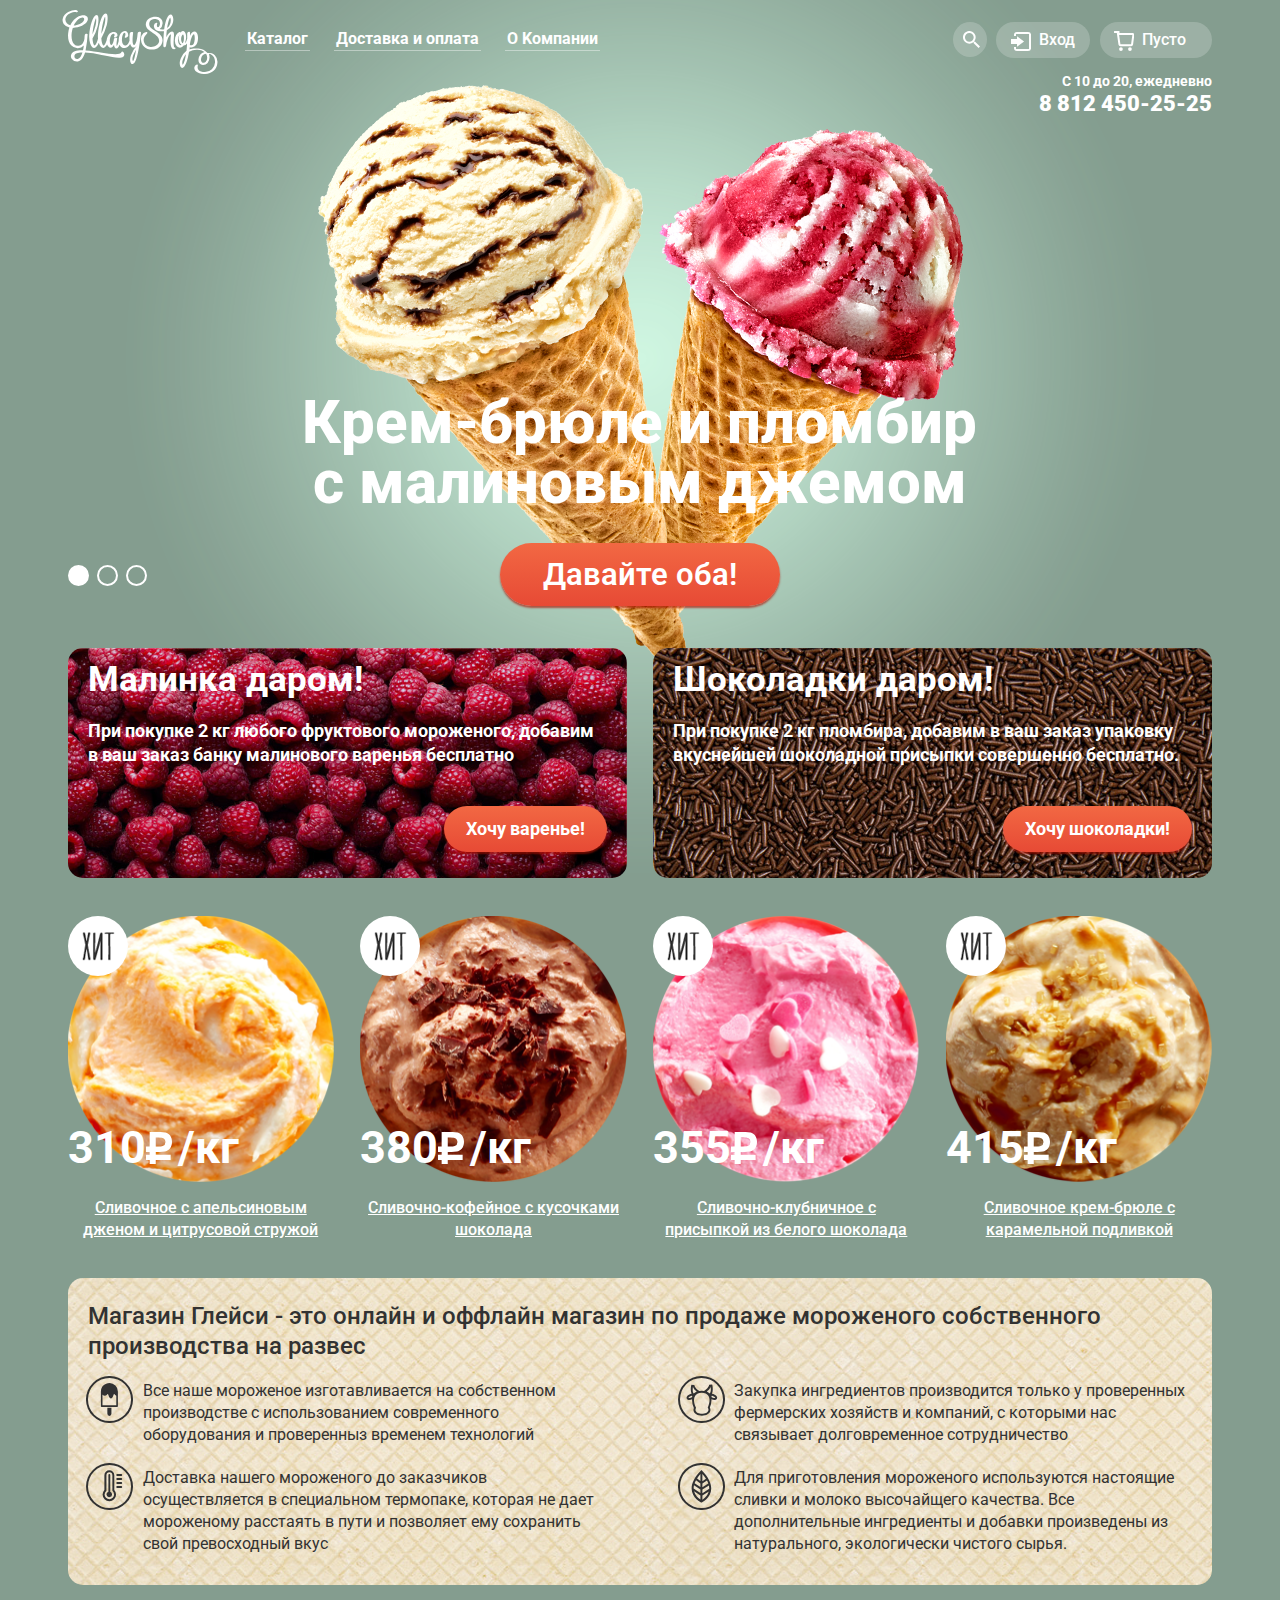
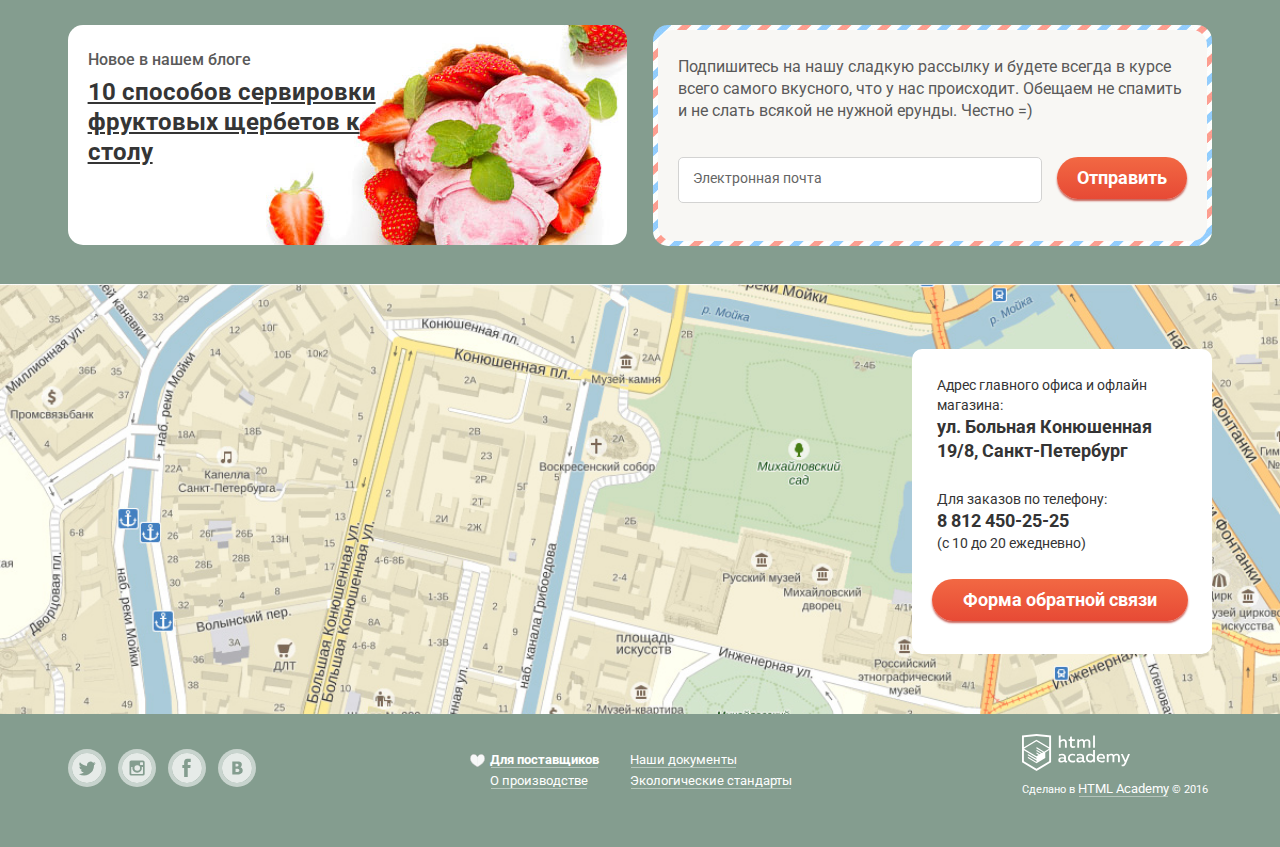
<file: index.html>
<!DOCTYPE html>
<html lang="ru">
  <head>
    <meta charset="utf-8">
    <title>HTML Academy: Глейси</title>
    <link href="https://fonts.googleapis.com/css?family=Roboto:400,700,500,300,900&amp;subset=latin,cyrillic" rel="stylesheet">
    <link href="css/normalize.css" rel="stylesheet">
    <link href="css/style.min.css" rel="stylesheet">
  </head>
  <body>
    <input type="radio" id="btn-1" name="toggle" checked>
    <input type="radio" id="btn-2" name="toggle">
    <input type="radio" id="btn-3" name="toggle">
    <div class="page-wrapper">
      <div class="page-container">
        <div class="container">
          <header class="main-header clearfix">
            <a href="index.html"><img src="img/img-header-logo.svg" width="154" height="64" alt="Glaccy logo"></a>
            <nav class="main-navigation">
              <ul>
                <li>
                  <a href="#">Каталог</a>
                  <ul class="sub-menu">
                    <li class="main-sub-menu"><a href="#">Новинки</a></li>
                    <li><a href="gllacy-catalog.html">Сливочное</a></li>
                    <li><a href="#">Шербеты</a></li>
                    <li><a href="#">Фруктовый лед</a></li>
                    <li><a href="#">Мелорин</a></li>
                  </ul>
                </li>
                <li>
                  <a href="#">Доставка и оплата</a>
                </li>
                <li>
                  <a href="#">О Kомпании</a>
                </li>
              </ul>
            </nav>
            <div class="user-block">
              <div class="search-block-container">
                <a href= "#" class="btn-header btn-search">&nbsp;</a>
                <form action="https://echo.htmlacademy.ru" method="post" name="search-form" class="search-block">
                  <div class="userblock-wrap">
                    <input type="text" name="Search" value="" id="search" required>
                    <label for="search">Что ищем?</label>
                  </div>
                </form>
              </div>
              <div class="login-block-container">
                <a href="#" class="btn-header btn-login">Вход</a>
                <form action="https://echo.htmlacademy.ru" method="post" name="entrance-form" class="login-block">
                  <div class="userblock-wrap">
                    <input type="text" name="email-login" id="email" required>
                    <label for="email">Электронная почта</label>
                  </div>
                  <div class="userblock-wrap">
                    <input type="password" name="password" id="password" required>
                    <label for="password">Пароль</label>
                  </div>
                  <button class="button" type="submit">Войти</button>
                  <a href="" class="login-links">Забыли пароль?</a>
                  <a href="" class="login-links">Новая регистрация</a>
                </form>
              </div>
              <div class="basket-container">
                <a href="#" class="btn-header btn-basket">Пусто</a>
                <div class="basket">
                  <div class="basket-block">
                    <button class="basket-item">Х</button>
                    <img src="img/img-catalog-1-1.png" width="33" height="33" alt="Пломбир с апельсиновым джемом" class="basket-image">
                    <div class="basket-name"> Пломбир с апельсиновым джемом </div>
                    <div class="basket-quantity"> 1,5 кг <span>х 200 р.</span></div>
                    <div class="basket-price"> 300 р.</div>
                  </div>
                  <div class="basket-block">
                    <button class="basket-item">Х</button>
                    <img src="img/img-catalog-1-3.png" width="33" height="33" alt="Клубничный пломбир с присыпкой из белого шоколада" class="basket-image">
                    <div class="basket-name"> Клубничный пломбир с присыпкой из белого шоколада </div>
                    <div class="basket-quantity"> 1,5 кг <span>х 300 р.</span></div>
                    <div class="basket-price"> 4500 р.</div>
                  </div>
                  <div class="total"> Итого: 750 руб. </div>
                  <a href="#" class="button">Оформить заказ</a>
                </div>
              </div>
              <div class="header-contacts">
                <span>С 10 до 20, ежедневно</span><br>
                <span class="header-phone">8 812 450-25-25</span>
              </div>
            </div>
          </header>
          <main class="main-content">
            <div class="slide-wrapper">
              <div class="slide" id="slide1">
                <div class="index-heading">Крем-брюле и пломбир с малиновым джемом</div>
                <a href="#" class="button index-btn">Давайте оба!</a>
              </div>
              <div class="slide" id="slide2">
                <div class="index-heading">Шоколадный пломбир и лимонный сорбет</div>
                <a href="#" class="button index-btn">Давайте оба!</a>
              </div>
              <div class="slide" id="slide3">
                <div class="index-heading">Пломбир с помадкой и клубничный щербет</div>
                <a href="#" class="button index-btn">Давайте оба!</a>
              </div>
              <div class="slider-controls">
                <label for="btn-1"></label>
                <label for="btn-2"></label>
                <label for="btn-3"></label>
              </div>
            </div>
            <div class="index-content clearfix">
              <div class="promo-block-left">
                <h2>Малинка даром!</h2>
                <p> При покупке 2 кг любого фруктового мороженого, добавим в ваш заказ банку малинового варенья бесплатно</p>
                <a href="#" class="button btn-promo">Хочу варенье!</a>
              </div>
              <div class="promo-block-right">
                <h2>Шоколадки даром!</h2>
                <p> При покупке 2 кг пломбира, добавим в ваш заказ упаковку вкуснейшей шоколадной присыпки совершенно бесплатно.</p>
                <a href="#" class="button btn-promo">Хочу шоколадки!</a>
              </div>
            </div>
            <section class="indexpage-catalog">
              <article class="catalog-item">
                <div class="catalog-image index-catalog">
                  <img src="img/img-catalog-1-1.png" width="267" height="267" alt="Сливочное с апельсиновым дженом и цитрусовой стружой">
                  <div class="catalog-price"> 310<span class="rouble">Р</span>/кг</div>
                </div>
                <a href="#" class="catalog-link"> Сливочное с апельсиновым дженом и цитрусовой стружой</a>
                <a href="#" class="button preview">Быстрый просмотр</a>
              </article>
              <article class="catalog-item">
                <div class="catalog-image index-catalog">
                  <img src="img/img-catalog-1-2.png" width="267" height="267" alt="Сливочно-кофейное с кусочками шоколада">
                  <div class="catalog-price"> 380<span class="rouble">Р</span>/кг</div>
                </div>
                <a href="#" class="catalog-link"> Сливочно-кофейное с кусочками шоколада</a>
                <a href="#" class="button preview">Быстрый просмотр</a>
              </article>
              <article class="catalog-item">
                <div class="catalog-image index-catalog">
                  <img src="img/img-catalog-1-3.png" width="267" height="267" alt="Сливочно-клубничное с присыпкой из белого шоколада">
                  <div class="catalog-price"> 355<span class="rouble">Р</span>/кг</div>
                </div>
                <a href="#" class="catalog-link"> Сливочно-клубничное с присыпкой из белого шоколада</a>
                <a href="#" class="button preview">Быстрый просмотр</a>
              </article>
              <article class="catalog-item">
                <div class="catalog-image index-catalog">
                  <img src="img/img-catalog-1-4.png" width="267" height="267" alt="Сливочное крем-брюле с карамельной подливкой">
                  <div class="catalog-price"> 415<span class="rouble">Р</span>/кг</div>
                </div>
                <a href="#" class="catalog-link"> Сливочное крем-брюле с карамельной подливкой</a>
                <a href="#" class="button preview">Быстрый просмотр</a>
              </article>
            </section>
            <section class="index-about clearfix">
              <h3> Магазин Глейси - это онлайн и оффлайн магазин по продаже мороженого собственного производства на развес </h3>
              <div class="index-about-raw">
                <div class="index-about-left">
                  <p class="item">Все наше мороженое изготавливается на собственном производстве с использованием современного оборудования и проверенныз временем технологий </p>
                </div>
                <div class="index-about-right">
                  <p class="item third">Закупка ингредиентов производится только у проверенных фермерских хозяйств и компаний, с которыми нас связывает долговременное сотрудничество </p>
                </div>
              </div>
              <div class="index-about-raw">
                <div class="index-about-right">
                  <p class="item second">Для приготовления мороженого используются настоящие сливки и молоко высочайщего качества. Все дополнительные ингредиенты и добавки произведены из натурального, экологически чистого сырья.</p>
                </div>
                <div class="index-about-left">
                  <p class="item forth">Доставка нашего мороженого до заказчиков осуществляется в специальном термопаке, которая не дает мороженому расстаять в пути и позволяет ему сохранить свой превосходный вкус</p>
                </div>
              </div>
            </section>
            <div class="index-content clearfix">
              <div class="index-content-left">
                <p>Новое в нашем блоге</p>
                <div class="news-preview">
                  <a href="#" class="links"> 10 способов сервировки фруктовых щербетов к столу</a>
                </div>
              </div>
              <div class="index-content-right">
                <div class="content-bg">
                  <p>Подпишитесь на нашу сладкую рассылку и будете всегда в курсе всего самого вкусного, что у нас происходит. Обещаем не спамить и не слать всякой не нужной ерунды. Честно =)</p>
                  <form action="https://echo.htmlacademy.ru" method="post" >
                    <div class="userblock-wrap">
                      <input type="text" name="email-subscribe" value="" id="email-form" required>
                      <label for="email-form">Электронная почта</label>
                    </div>
                    <button class="button submit" type="submit">Отправить</button>
                  </form>
                </div>
              </div>
            </div>
          </main>
        </div>
      </div>
      <div class="index-map">
        <div id="yandex-map">
          <div class="page-container">
            <div class="container">
              <div class="index-contacts">
                <p>
                  Адрес главного офиса и офлайн магазина:
                  <span class="contact-details">
                  ул. Больная Конюшенная <br>
                  19/8, Санкт-Петербург
                  </span>
                </p>
                <p>
                  Для заказов по телефону:
                  <span class="contact-details">
                  8 812 450-25-25
                  </span>
                  (с 10 до 20 ежедневно)
                </p>
                <a href="/feedback.html" class="button feedback" >Форма обратной связи</a>
              </div>
            </div>
          </div>
        </div>
      </div>
      <div class="page-container">
        <div class="container">
          <footer class="main-footer clearfix">
            <section class="footer-social">
              <a href="#" class="social-btn social-btn-tw">Твиттер</a>
              <a href="#" class="social-btn social-btn-inst">Инстаграм</a>
              <a href="#" class="social-btn social-btn-fb" >Фейсбук</a>
              <a href="#" class="social-btn social-btn-vk">Вконтакте</a>
            </section>
            <section class="footer-copyright">
              <img class="footer-logo" src="img/img-footer-logo.svg"  width="108" height="37" alt="HTML Academy Logo">
              <p>Сделано в <a href="#" class="links">HTML Academy</a> &copy; 2016 </p>
            </section>
            <section class="footer-information clearfix">
              <div class="information-left">
                <a href="#" class="links first-link">Для поставщиков</a>
                <a href="#" class="links">О производстве</a>
              </div>
              <div class="information-right">
                <a href="#" class="links">Наши документы</a>
                <a href="#" class="links">Экологические стандарты</a>
              </div>
            </section>
          </footer>
          <div class="modal-content">
            <button class="modal-content-close" type="button" title="Закрыть">Закрыть</button>
            <h2 class="modal-content-title">Мы вам обязательно ответим!</h2>
            <form class="modal-form" action="https://echo.htmlacademy.ru" method="post">
              <div class="input-wrap">
                <input type="text" name="firstname" id="name" required>
                <label for="name">Как вас зовут?</label>
              </div>
              <div class="input-wrap">
                <input type="text"  name="email"  id="email-modal" required>
                <label for="email-modal">Ваша почта для ответа?</label>
              </div>
              <div class="textarea-wrap">
               <textarea rows="6" id="textarea" required></textarea>
               <label for="textarea">Напишите что-нибудь...</label>
              </div>
              <button class="button" type="submit"> Отправить</button>
            </form>
          </div>
          <div class="modal-overlay">
          </div>
        </div>
      </div>
    </div>
    <script type="text/javascript" src="js/script.min.js"></script>
    <script type="text/javascript" charset="utf-8" src="https://api-maps.yandex.ru/services/constructor/1.0/js/?sid=nEdU6VhkGzx7uqCeeOkLqGtDXtF18RUa&amp;width=100%&amp;height=430&amp;id=yandex-map&amp;lang=ru_RU&amp;sourceType=constructor"></script>
  </body>
</html>
</file>
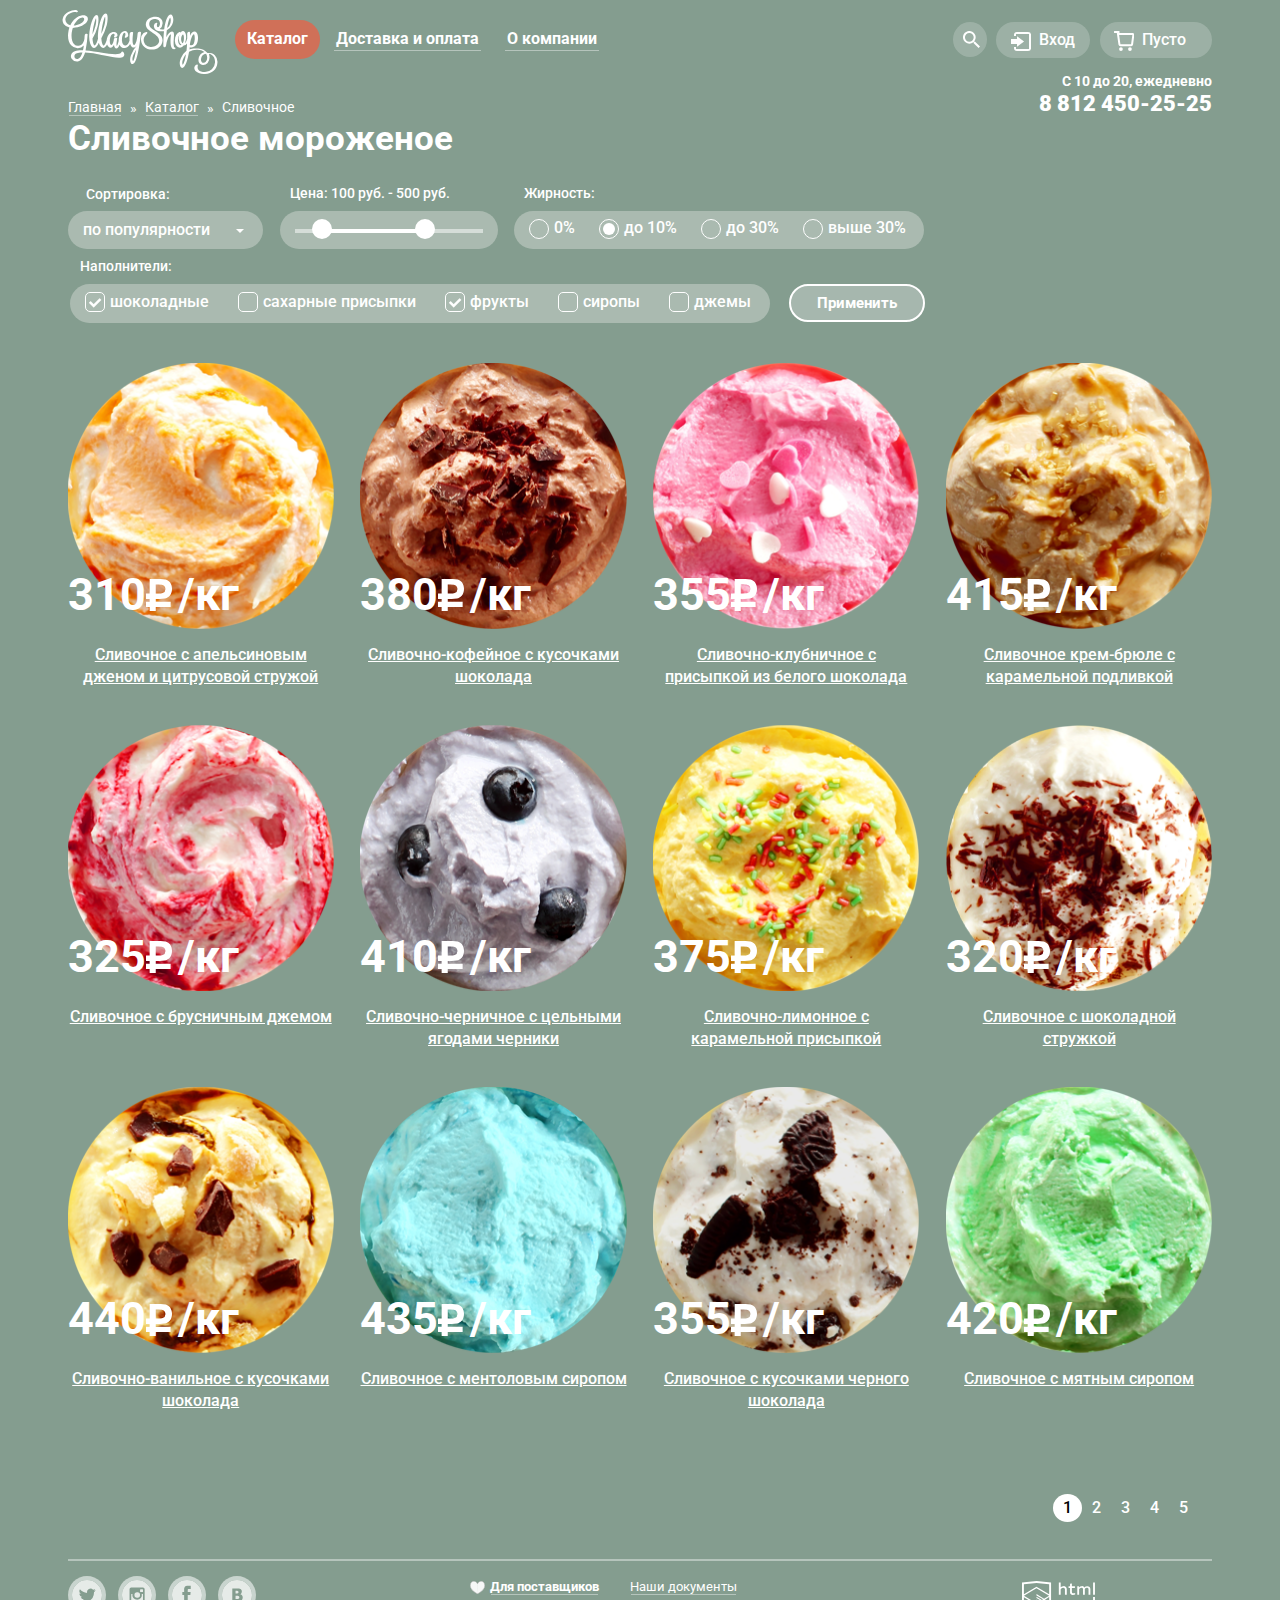
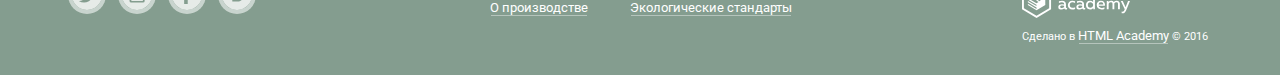
<file: gllacy-catalog.html>
<!DOCTYPE html>
<html lang="ru">
  <head>
    <meta charset="utf-8">
    <title>HTML Academy: Глейси</title>
    <link href="https://fonts.googleapis.com/css?family=Roboto:400,700,500,300,900&amp;subset=latin,cyrillic" rel="stylesheet">
    <link href="css/normalize.css" rel="stylesheet">
    <link href="css/style.min.css" rel="stylesheet">
  </head>
  <body >
    <div class="page-container">
      <div class="container">
        <header class="main-header clearfix">
          <a href="index.html"><img src="img/img-header-logo.svg" width="154" height="64" alt="Glaccy logo"></a>
          <nav class="main-navigation">
            <ul>
              <li>
                <a href="#" class="active-page">Каталог</a>
                <ul class="sub-menu">
                  <li class="main-sub-menu"><a href="#">Новинки</a></li>
                  <li><a href="#" class="active-sub-menu">Сливочное</a></li>
                  <li><a href="#">Шербеты</a></li>
                  <li><a href="#">Фруктовый лед</a></li>
                  <li><a href="#">Мелорин</a></li>
                </ul>
              </li>
              <li>
                <a href="#">Доставка и оплата</a>
              </li>
              <li>
                <a href="#">О компании</a>
              </li>
            </ul>
          </nav>
          <div class="user-block">
            <div class="search-block-container">
              <a href= "#" class="btn-header btn-search">&nbsp;</a>
              <form action="https://echo.htmlacademy.ru" method="post" name="search-form" class="search-block">
                <div class="userblock-wrap">
                  <input type="text" name="Search" value="" id="search" required>
                  <label for="search">Что ищем?</label>
                </div>
              </form>
            </div>
            <div class="login-block-container">
              <a href="#" class="btn-header btn-login">Вход</a>
              <form action="https://echo.htmlacademy.ru" method="post" name="entrance-form" class="login-block">
                <div class="userblock-wrap">
                  <input type="text" name="email" id="email" required>
                  <label for="email">Электронная почта</label>
                </div>
                <div class="userblock-wrap">
                  <input type="password" name="password" id="password" required>
                  <label for="password">Пароль</label>
                </div>
                <button class="button" type="submit">Войти</button>
                <a href="" class="login-links">Забыли пароль?</a>
                <a href="" class="login-links">Новая регистрация</a>
              </form>
            </div>
            <div class="basket-container">
              <a href="#" class="btn-header btn-basket">Пусто</a>
              <div class="basket">
                <div class="basket-block">
                  <button class="basket-item">Х</button>
                  <img src="img/img-catalog-1-1.png" width="33" height="33" alt="Пломбир с апельсиновым джемом" class="basket-image">
                  <div class="basket-name"> Пломбир с апельсиновым джемом </div>
                  <div class="basket-quantity"> 1,5 кг <span>х 200 р.</span></div>
                  <div class="basket-price"> 300 р.</div>
                </div>
                <div class="basket-block">
                  <button class="basket-item">Х</button>
                  <img src="img/img-catalog-1-3.png" width="33" height="33" alt="Клубничный пломбир с присыпкой из белого шоколада" class="basket-image">
                  <div class="basket-name"> Клубничный пломбир с присыпкой из белого шоколада </div>
                  <div class="basket-quantity"> 1,5 кг <span>х 300 р.</span></div>
                  <div class="basket-price"> 4500 р.</div>
                </div>
                <div class="total"> Итого: 750 руб. </div>
                <a href="#" class="button">Оформить заказ</a>
              </div>
            </div>
            <div class="header-contacts">
              <span>С 10 до 20, ежедневно</span><br>
              <span class="header-phone">8 812 450-25-25</span>
            </div>
          </div>
        </header>
        <main class="main-content">
          <div class="breadcrumbs">
            <ul>
              <li>
                <a href="#" class="links">Главная</a>
              </li>
              <li>
                <a href="#" class="links">Каталог</a>
              </li>
              <li class="active-item"> Сливочное  </li>
            </ul>
          </div>
          <h1> Сливочное мороженое </h1>
          <div class="catalog-filter">
            <form action="https://echo.htmlacademy.ru" method="post">
              <div class="select-wrap">
                <label for="sortSelect"> Сортировка:</label><br>
                <select class="custom-select  custom-select--wide" name="lol" id="sortSelect">
                  <option> по популярности</option>
                  <option> по цене</option>
                  <option> по жирности</option>
                </select>
              </div>
              <div class="filter-price">
                <div class="filter-range-title"> Цена: 100 руб. - 500 руб.</div>
                <div class="range-controls">
                  <div class="scale">
                    <div class="bar"></div>
                  </div>
                  <div class="range-toggle range-toggle-min"></div>
                  <div class="range-toggle range-toggle-max"></div>
                </div>
              </div>
              <fieldset class="filter-fatcontent">
                <legend>Жирность:</legend>
                <input type="radio" id="fatcontent1" name="fatcontent" value ="0">
                <label for="fatcontent1">0%</label>
                <input type="radio" id="fatcontent2" name="fatcontent" value ="<10" checked>
                <label for="fatcontent2">до 10%</label>
                <input type="radio" id="fatcontent3" name="fatcontent" value ="<30">
                <label for="fatcontent3">до 30%</label>
                <input type="radio" id="fatcontent4" name="fatcontent" value =">30">
                <label for="fatcontent4">выше 30%</label>
              </fieldset>
              <fieldset class="filter-filler" >
                <legend>Наполнители:</legend>
                <input type="checkbox" id="taste-1" name="filler-1" checked>
                <label for="taste-1">шоколадные</label>
                <input type="checkbox" id="taste-2" name="filler-2">
                <label for="taste-2">сахарные присыпки</label>
                <input type="checkbox" id="taste-3" name="filler-3" checked>
                <label for="taste-3">фрукты</label>
                <input type="checkbox" id="taste-4" name="filler-4">
                <label for="taste-4">сиропы</label>
                <input type="checkbox" id="taste-5" name="filler-5">
                <label for="taste-5">джемы</label>
              </fieldset>
              <button class="filter-button" type="submit">Применить</button>
            </form>
          </div>
          <section class="catalog">
            <article class="catalog-item">
              <div class="catalog-image">
                <img src="img/img-catalog-1-1.png" width="267" height="267" alt="Сливочное с апельсиновым дженом и цитрусовой стружой">
                <div class="catalog-price"> 310<span class="rouble">Р</span>/кг</div>
              </div>
              <a href="#" class="catalog-link"> Сливочное с апельсиновым дженом и цитрусовой стружой</a>
              <a href="#" class="button preview">Быстрый просмотр</a>
            </article>
            <article class="catalog-item">
              <div class="catalog-image">
                <img src="img/img-catalog-1-2.png" width="267" height="267" alt="Сливочно-кофейное с кусочками шоколада">
                <div class="catalog-price"> 380<span class="rouble">Р</span>/кг</div>
              </div>
              <a href="#" class="catalog-link"> Сливочно-кофейное с кусочками шоколада</a>
              <a href="#" class="button preview">Быстрый просмотр</a>
            </article>
            <article class="catalog-item">
              <div class="catalog-image">
                <img src="img/img-catalog-1-3.png" width="267" height="267" alt="Сливочно-клубничное с присыпкой из белого шоколада">
                <div class="catalog-price"> 355<span class="rouble">Р</span>/кг</div>
              </div>
              <a href="#" class="catalog-link"> Сливочно-клубничное с присыпкой из белого шоколада</a>
              <a href="#" class="button preview">Быстрый просмотр</a>
            </article>
            <article class="catalog-item">
              <div class="catalog-image">
                <img src="img/img-catalog-1-4.png" width="267" height="267" alt="Сливочное крем-брюле с карамельной подливкой">
                <div class="catalog-price"> 415<span class="rouble">Р</span>/кг</div>
              </div>
              <a href="#" class="catalog-link"> Сливочное крем-брюле с карамельной подливкой</a>
              <a href="#" class="button preview">Быстрый просмотр</a>
            </article>
            <article class="catalog-item">
              <div class="catalog-image">
                <img src="img/img-catalog-2-1.png" width="267" height="267" alt="Сливочное с брусничным джемом">
                <div class="catalog-price"> 325<span class="rouble">Р</span>/кг</div>
              </div>
              <a href="#" class="catalog-link"> Сливочное с брусничным джемом</a>
              <a href="#" class="button preview">Быстрый просмотр</a>
            </article>
            <article class="catalog-item">
              <div class="catalog-image">
                <img src="img/img-catalog-2-2.png" width="267" height="267" alt="Сливочно-черничное с цельными ягодами черники">
                <div class="catalog-price"> 410<span class="rouble">Р</span>/кг</div>
              </div>
              <a href="#" class="catalog-link"> Сливочно-черничное с цельными ягодами черники</a>
              <a href="#" class="button preview">Быстрый просмотр</a>
            </article>
            <article class="catalog-item">
              <div class="catalog-image">
                <img src="img/img-catalog-2-3.png" width="267" height="267" alt="Сливочно-лимонное с карамельной присыпкой">
                <div class="catalog-price"> 375<span class="rouble">Р</span>/кг</div>
              </div>
              <a href="#" class="catalog-link"> Сливочно-лимонное с карамельной присыпкой</a>
              <a href="#" class="button preview">Быстрый просмотр</a>
            </article>
            <article class="catalog-item">
              <div class="catalog-image">
                <img src="img/img-catalog-2-4.png" width="267" height="267" alt="Сливочное с шоколадной стружкой">
                <div class="catalog-price"> 320<span class="rouble">Р</span>/кг</div>
              </div>
              <a href="#" class="catalog-link"> Сливочное с шоколадной стружкой</a>
              <a href="#" class="button preview">Быстрый просмотр</a>
            </article>
            <article class="catalog-item">
              <div class="catalog-image">
                <img src="img/img-catalog-3-1.png" width="267" height="267" alt="Сливочно-ванильное с кусочками шоколада">
                <div class="catalog-price"> 440<span class="rouble">Р</span>/кг</div>
              </div>
              <a href="#" class="catalog-link"> Сливочно-ванильное с кусочками шоколада</a>
              <a href="#" class="button preview">Быстрый просмотр</a>
            </article>
            <article class="catalog-item">
              <div class="catalog-image">
                <img src="img/img-catalog-3-2.png" width="267" height="267" alt="Сливочное с ментоловым сиропом">
                <div class="catalog-price"> 435<span class="rouble">Р</span>/кг</div>
              </div>
              <a href="#" class="catalog-link"> Сливочное с ментоловым сиропом</a>
              <a href="#" class="button preview">Быстрый просмотр</a>
            </article>
            <article class="catalog-item">
              <div class="catalog-image">
                <img src="img/img-catalog-3-3.png" width="267" height="267" alt="Сливочное с кусочками черного шоколада">
                <div class="catalog-price"> 355<span class="rouble">Р</span>/кг</div>
              </div>
              <a href="#" class="catalog-link"> Сливочное с кусочками черного шоколада</a>
              <a href="#" class="button preview">Быстрый просмотр</a>
            </article>
            <article class="catalog-item">
              <div class="catalog-image">
                <img src="img/img-catalog-3-4.png" width="267" height="267" alt="Сливочное с мятным сиропом">
                <div class="catalog-price"> 420<span class="rouble">Р</span>/кг</div>
              </div>
              <a href="#" class="catalog-link"> Сливочное с мятным сиропом</a>
              <a href="#" class="button preview">Быстрый просмотр</a>
            </article>
          </section>
          <div class="paginator">
            <a href="#prev" class="arrow-box-l">Назад</a>
            <a href="#" class="current-page">1</a>
            <a href="#">2</a>
            <a href="#">3</a>
            <a href="#">4</a>
            <a href="#">5</a>
            <a href="#next" class="arrow-box-r">Вперёд</a>
          </div>
        </main>
        <footer class="main-footer inner-footer clearfix">
          <section class="footer-social">
            <a href="#" class="social-btn social-btn-tw">Твиттер</a>
            <a href="#" class="social-btn social-btn-inst">Инстаграм</a>
            <a href="#" class="social-btn social-btn-fb" >Фейсбук</a>
            <a href="#" class="social-btn social-btn-vk">Вконтакте</a>
          </section>
          <section class="footer-copyright">
            <img class="footer-logo" src="img/img-footer-logo.svg"  width="108" height="37" alt="HTML Academy Logo">
            <p>Сделано в <a href="#" class="links">HTML Academy</a> &copy; 2016 </p>
          </section>
          <section class="footer-information clearfix">
            <div class="information-left">
              <a href="#" class="links first-link">Для поставщиков</a>
              <a href="#" class="links">О производстве</a>
            </div>
            <div class="information-right">
              <a href="#" class="links">Наши документы</a>
              <a href="#" class="links">Экологические стандарты</a>
            </div>
          </section>
        </footer>
      </div>
    </div>
  </body>
</html>
</file>
<file: css/style.min.css>
body{min-width:900px;font-size:16px;font-family:"Roboto",Verdana,sans-serif;font-weight:700;line-height:1.3;color:#fff;background:#849d8f}body>input[type=radio]{display:none}.clearfix::after{content:"";display:table;clear:both}.page-wrapper{min-width:900px;transition:background-image .5s ease,background-color .5s ease}.page-wrapper:after,.page-wrapper:before{content:"";visibility:hidden}.page-wrapper:before{background:url("../img/bg-slider-icecream2.png") no-repeat center 80px,url("../img/bg-slider-icecream2-highlighter.png") no-repeat center top}.page-wrapper:after{background:url("../img/bg-slider-icecream3.png") no-repeat center 80px,url("../img/bg-slider-icecream3-highlighter.png") no-repeat center top}.page-container{max-width:1200px;min-width:900px;margin:0 auto}.container{width:95.4%;margin:0 auto}.main-header img{width:160px;float:left;margin-left:-8px;margin-right:15px;margin-top:10px}.main-navigation{float:left;width:46%}.main-navigation ul{padding:0;list-style:none;margin:20px 0 0}.main-navigation li{position:relative;display:inline-block;vertical-align:top;margin-right:15x}.main-navigation>ul>li{padding-bottom:10px}.main-navigation a{display:block;padding:9px 12px;color:#fff;text-decoration:none}.main-navigation a::after{content:"";position:absolute;bottom:18px;right:10px;left:10px;height:1px;background:rgba(255,255,255,.4)}.main-navigation a:active,.main-navigation a:hover{background:#fff;color:#000;border-radius:20px}.main-navigation a:active{box-shadow:inset 0 2px 1px #696969}.active-page{padding:5px 20px;color:#fff;background:#d07058;border-radius:20px}.active-page::after{display:none}.user-block{position:relative;float:right;max-width:295px;padding:0;margin:22px 0 0;font-size:0}.header-contacts{position:absolute;top:50px;right:0;font-size:14px;line-height:18px;font-weight:700;text-align:right}.header-phone{font-size:22px;line-height:27px;font-weight:900}.btn-header{position:relative;display:inline-block;padding:8px 10px;font-size:16px;font-family:"Roboto",Verdana,sans-serif;line-height:20px;font-weight:500;color:#fff;text-decoration:none;vertical-align:top;text-align:center;border-radius:20px;background-color:rgba(255,255,255,.2)}.btn-search{margin-right:9px;box-sizing:border-box;width:34px;height:35px;border-radius:50%}.btn-search::before{position:absolute;content:"";top:25%;left:28%;width:17px;height:17px;background:url("../img/icon-header-search.svg") center no-repeat}.search-block-container:hover .btn-search{background:#fff;color:#000}.search-block-container:hover .btn-search::before{background:url("../img/icon-header-search-b.svg") center no-repeat}.btn-basket{margin-right:0;padding-left:42px;padding-right:26px;text-decoration:none}.btn-basket::before{position:absolute;content:"";top:9px;left:14px;width:20px;height:20px;background:url("../img/icon-header-basket.svg") center no-repeat}.basket-container:hover .btn-basket{background:#fff;color:#000}.basket-container:hover .btn-basket::before{background:url("../img/icon-header-basket-b.svg") center no-repeat}.btn-login{margin-right:10px;padding-left:43px;padding-right:15px;text-decoration:none}.btn-login::before{position:absolute;content:"";top:9px;left:15px;width:20px;height:20px;background:url("../img/icon-header-entrance.svg") center no-repeat}.login-block-container:hover .btn-login{background:#fff;color:#000}.login-block-container:hover .btn-login::before{background:url("../img/icon-header-entrance-b.svg") center no-repeat}.sub-menu{display:none;top:25px;position:absolute;min-width:145px;z-index:5;border-radius:5px;background:#fff}.main-navigation li:hover ul,.sub-menu a{display:block}.sub-menu a{padding-right:20px;padding-left:20px;min-width:105px;font-size:14px;line-height:18px;font-weight:400;color:#343434;border-radius:0}.sub-menu li:first-child a{border-radius:5px 5px 0 0}.sub-menu li:last-child a{border-radius:0 0 5px 5px}.sub-menu a::after{display:none}.sub-menu a:hover{background-color:#fbded7;border-radius:0}.sub-menu a:active{background-color:#f6b5a5;border-radius:0;box-shadow:none}a.active-sub-menu{color:#fff;background:#d07058}.main-sub-menu{position:relative}.main-sub-menu a{font-weight:700}.main-sub-menu::after{content:"";position:absolute;bottom:0;right:10px;left:10px;height:1px;background:#d1d0ce;border-radius:none}.basket-container,.login-block-container,.search-block-container{display:inline-block;padding-bottom:10px}.login-block-container:hover .login-block,.search-block-container:hover .search-block{display:block}.login-block,.search-block{display:none;position:absolute;top:40px;right:230px;width:310px;padding:15px;font-size:14px;font-weight:400;background:#f8f7f4;border-radius:5px}.login-block input,.search-block input{padding:10px 15px;box-sizing:border-box;width:310px;height:40px;font-size:16px;line-height:24px;color:#353535;font-weight:700;border:1px solid #d3d3d2;border-radius:5px}.login-block{right:120px;width:240px;z-index:5}.login-block input{margin-bottom:15px;width:240px}.login-links{padding-left:120px;margin-bottom:0;font-size:13px;line-height:16px;font-weight:400;color:#333}.login-block-container .button{position:absolute;bottom:15px;left:20px;padding:6px 25px;font-size:15px;line-height:24px}.userblock-wrap{position:relative}.userblock-wrap label{position:absolute;left:15px;top:9px;color:#656565;font-size:14px;line-height:24px;font-weight:400;pointer-events:none;transition:.2s ease all}.userblock-wrap input[type=password]:focus~label,.userblock-wrap input[type=text]:focus~label{top:-15px;font-size:11px;line-height:13px;color:#8fbdec}.userblock-wrap input[type=password]:valid~label,.userblock-wrap input[type=text]:valid~label{top:-15px;font-size:11px;line-height:13px;color:#9a9a9a}.userblock-wrap input:hover{border:2px solid #c7c6c5}.userblock-wrap input:focus{border:2px solid #8fbdec;outline:none}.userblock-wrap input:valid{border:2px solid #d3d3d2;outline:none}.basket-container:hover .basket{display:block}.basket{display:none;position:absolute;top:40px;right:0;width:540px;padding:20px 15px;z-index:5;font-size:14px;font-weight:400;color:#333;text-align:right;background:#f8f7f4;border-radius:5px}.basket .button{padding:6px 20px;font-size:15px;line-height:24px}.basket-block{margin-bottom:15px;color:#333;font-size:13px;line-height:16px;text-align:left}.total{padding-top:15px;margin-bottom:10px;margin-right:5px;font-size:15px;line-height:18px;font-weight:700;border-top:1px solid #cacac7}.basket-item{display:inline-block;vertical-align:top;position:relative;width:20px;margin-left:5px;margin-right:10px;margin-top:10px;font-size:0;border:none;background:#f8f7f4}.basket-item::after,.basket-item::before{content:"";position:absolute;top:7px;left:2px;width:15px;height:1px;background-color:#333;border-radius:1px}.basket-item::after{-webkit-transform:rotate(45deg);transform:rotate(45deg)}.basket-item::before{-webkit-transform:rotate(-45deg);transform:rotate(-45deg)}img.basket-image{display:inline-block;vertical-align:middle;float:none;height:0 auto;margin:0 10px 0 0;padding-top:5px;width:33px}.basket-name{width:230px;margin-right:20px}.basket-name,.basket-price,.basket-quantity{display:inline-block;vertical-align:top;padding-top:10px}.basket-quantity{margin-right:20px;width:100px}.basket-quantity span{color:#7f7f7f}.basket-price{width:55px}.slide-wrapper{position:relative;margin-bottom:42px;margin-top:319px}.slide{text-align:center;margin-bottom:40px;display:none}.index-heading{width:700px;margin:45px auto 30px;font-size:60px;line-height:60px;font-weight:800}.button{display:inline-block;padding:10px 22px;font-weight:700;font-size:18px;line-height:22px;font-family:"Roboto",Verdana,sans-serif;color:#fff;vertical-align:top;text-align:center;text-decoration:none;background-color:#f26843;border:none;outline:none;cursor:pointer;background:#f26843;box-shadow:0 2px 2px rgba(172,16,0,.64);background:linear-gradient(to bottom,#f26843 0%,#e74a35 100%);border-radius:25px}.button:hover{background:linear-gradient(to bottom,#f58669 0%,#ec6f5e 100%);box-shadow:0 2px 2px #ac1000}.button:active{background:linear-gradient(to bottom,#d84732 0%,#e1613e 100%);box-shadow:inset 0 2px 2px #ac1000}.index-btn{padding:11px 43px;font-size:31px;line-height:41px;font-weight:600;border-radius:100px}.slider-controls{position:absolute;bottom:20px;left:0;z-index:20;font-size:0}.slider-controls label{display:inline-block;width:17px;height:17px;margin-right:8px;vertical-align:top;background-color:transparent;border:2px solid #fff;border-radius:50%;cursor:pointer}.slider-controls label:hover{background-color:rgba(255,255,255,.4);border:2px solid #fff}.slider-controls label:active{background-color:#fff}#btn-1:checked~.page-wrapper #slide1,#btn-2:checked~.page-wrapper #slide2,#btn-3:checked~.page-wrapper #slide3{display:block}#btn-1:checked~.page-wrapper{background:url("../img/bg-slider-icecream1.png") no-repeat center 85px,url("../img/bg-slider-icecream1-highlighter.png") no-repeat center top;background-color:#849d8f}#btn-2:checked~.page-wrapper{background:url("../img/bg-slider-icecream2.png") no-repeat center 85px,url("../img/bg-slider-icecream2-highlighter.png") no-repeat center top;background-color:#8996a6}#btn-3:checked~.page-wrapper{background:url("../img/bg-slider-icecream3.png") no-repeat center 85px,url("../img/bg-slider-icecream3-highlighter.png") no-repeat center top;background-color:#9d8b84}#btn-1:checked~.page-wrapper label[for=btn-1],#btn-2:checked~.page-wrapper label[for=btn-2],#btn-3:checked~.page-wrapper label[for=btn-3]{background-color:#fff}.promo-block-left,.promo-block-right{position:relative;width:48.84%;min-height:230px;border-radius:15px}.promo-block-left{background:#830823 url("../img/bg-promoblock-left.jpg") no-repeat;background-size:cover;float:left}.promo-block-right{float:right;background:#391f14 url("../img/bg-promoblock-right.jpg") no-repeat}.promo-block-left h2,.promo-block-right h2{margin:11px 20px;font-size:35px;line-height:42px;color:#fff}.promo-block-left p,.promo-block-right p{margin-left:20px;margin-right:20px;margin-bottom:20px;padding-bottom:65px;font-size:18px;line-height:24px;font-weight:700;color:#fff}.btn-promo{position:absolute;bottom:26px;right:20px;padding:12px 22px}.indexpage-catalog{font-size:0}.catalog-link{font-size:16px;line-height:22px;font-weight:500;color:#fff}.catalog-item:hover .catalog-link{text-decoration:none}.catalog-item{position:relative;display:inline-block;vertical-align:top;width:23.26%;margin-right:2.32%;margin-bottom:37px;z-index:4;font-size:0;text-align:center}.catalog-item:hover{z-index:5}.catalog-item:nth-child(4n){margin-right:0}.catalog-item::before{display:none;content:"";position:absolute;bottom:-65px;right:-5px;left:-5px;top:-5px;background-color:rgba(255,255,255,.3);border-radius:5px}.catalog-item:hover::before{display:block}.preview{position:absolute;display:none;bottom:-50px;left:10px;right:10px;padding:5px 20px;font-size:15px;line-height:25px;font-weight:700}.catalog-item:hover .preview{display:block}.catalog-item img{width:100%;height:auto;margin-bottom:10px}.catalog-image,.index-catalog{position:relative}.catalog-image{margin-bottom:5px}.index-catalog::before{content:"";position:absolute;top:0;left:0;width:60px;height:60px;background:#fff url("../img/bg-hit.png") center no-repeat;border-radius:30px}.catalog-price{position:absolute;bottom:17px;left:0;font-size:45px;line-height:54px;text-align:center}.rouble{display:inline-block;vertical-align:middle;width:32px;height:38px;font-size:0;background:url("../img/img-rub.svg") no-repeat}.index-about{margin-bottom:40px;font-size:16px;line-height:22px;font-weight:400;color:#323232;background:#ece1cb url("../img/bg-waffle-pattern.jpg");border-radius:15px}.index-about-raw{display:table}.index-about-raw:last-child{margin-bottom:25px}.index-about-left{float:left;width:40%;padding-left:75px}.index-about p{position:relative;margin-bottom:5px}.item::before{content:"";position:absolute;top:-5px;left:-57px;width:48px;height:48px;background:url("../img/icon-index-icecream.svg") center no-repeat}.second::before{background:url("../img/icon-index-list.svg") center no-repeat}.third::before{background:url("../img/icon-index-cow.svg") center no-repeat}.forth::before{background:url("../img/icon-index-therm.svg") center no-repeat}.index-about-right{float:right;width:40%;padding-left:70px;padding-right:20px}.index-about h3{margin-left:20px;margin-bottom:3px;margin-top:0;padding-top:23px;font-size:24px;line-height:30px;font-weight:500}.index-content{margin-bottom:38px}.index-content-left{position:relative;float:left;width:48.84%;min-height:220px;background:#fff url("../img/bg-index-content-left.jpg") no-repeat;background-position:right -110px top -70px;border-radius:15px}.index-content-left p{margin-top:25px;margin-left:20px;margin-bottom:7px;font-size:16px;line-height:20px;font-weight:500;color:#5a5a5a}.news-preview{padding-left:20px;padding-bottom:10px;width:300px}.index-content-left .links{font-size:24px;line-height:30px;font-weight:700;color:#353535;text-decoration:underline;background:rgba(255,255,255,.8)}.index-content-left .links::after{display:none}.index-content-left .links:active,.index-content-left .links:hover{color:#ed6850}.index-content-right{float:right;width:48.84%;min-height:220px;background:#f8f7f4 url("../img/bg-pattern-content-right.png");border-radius:15px;font-size:0}.index-content-right .content-bg{margin:5px;padding-top:1px;min-height:210px;border-radius:15px;background:#f8f7f4}.index-content-right p{margin:25px 20px 35px;font-size:16px;line-height:22px;font-weight:400;color:#5a5a5a}.index-content-right form{position:relative;padding-right:165px;padding-left:20px}.index-content-right input{padding:10px;box-sizing:border-box;width:100%;font-family:"Roboto",Verdana,sans-serif;font-size:16px;line-height:24px;color:#353535;font-weight:700;border-radius:5px;border:1px solid #d3d3d2;outline:none;cursor:pointer}.submit{position:absolute;right:20px;top:0;padding:10px 20px}.index-content-right input:hover{border:2px solid #c7c6c5}.index-content-right input:focus{border:2px solid #8fbdec;outline:none}.index-content-right input:valid{border:2px solid #d3d3d2;outline:none}.index-map{background:#849d8f url("../img/index-map.jpg");background-size:cover;min-height:430px}.index-map .container{position:relative}.index-contacts{position:absolute;top:65px;right:0;width:300px;min-height:305px;z-index:15;background:#fff;border-radius:10px}.index-contacts p{margin:26px 20px 26px 25px;font-size:14px;line-height:20px;font-weight:400;color:#343434}.contact-details{display:inline-block;vertical-align:top;width:250px;font-size:18px;line-height:24px;font-weight:700;color:#343434}.index-contacts .button{margin-left:20px;padding-left:31px;padding-right:31px}.links{position:relative;font-size:13px;line-height:17px;font-weight:400;color:#fff;text-decoration:none}.links::after{content:"";position:absolute;bottom:-1px;right:1px;left:1px;height:1px;background:rgba(255,255,255,.4)}.links:active,.links:hover{color:#f8ba9d}.links:active::after,.links:hover::after{background:#f8ba9d}.footer-social{float:left;width:200px;padding-top:35px;padding-bottom:30px}.inner-footer .footer-social{padding-top:15px}.social-btn{display:inline-block;width:30px;height:30px;margin-right:8px;font-size:0;vertical-align:top;text-decoration:none;border-radius:50%;border:4px solid rgba(255,255,255,.7);opacity:.8}.social-btn:hover{border:4px solid rgba(255,255,255,.8);opacity:.98}.social-btn:active{box-shadow:inset 0 2px 1px #888}.social-btn:last-child{margin-right:0}.social-btn-tw{background:url("../img/icon-footer-tw.svg") no-repeat;background-size:cover}.social-btn-fb{background:url("../img/icon-footer-fb.svg") no-repeat;background-size:cover}.social-btn-inst{background:url("../img/icon-footer-inst.svg") no-repeat;background-size:cover}.social-btn-vk{background:url("../img/icon-footer-vk.svg") no-repeat;background-size:cover}.footer-information{width:360px;margin:0 auto;padding-top:35px;padding-bottom:30px}.inner-footer .footer-information{padding-top:15px}.information-left{float:left;padding-left:30px;width:120px}.information-right{float:right;padding-right:20px;width:170px}.first-link{position:relative;font-weight:700}.first-link::before{position:absolute;content:"";left:-20px;bottom:0;width:15px;height:13px;background:url("../img/icon-footer-heart.svg") no-repeat center}.footer-copyright{float:right;width:190px}.footer-copyright img{margin-top:20px;margin-bottom:3px}.footer-copyright p{padding:0;margin:0;font-size:11px;line-height:16px;font-weight:400}.inner-footer{border-top:2px solid rgba(255,255,255,.4)}.breadcrumbs{margin-top:25px;font-size:14px;line-height:17px;font-weight:400}.breadcrumbs ul{margin:0;padding:0;list-style:none}.breadcrumbs li{position:relative;display:inline;padding-right:20px}.breadcrumbs li::after{content:"»";position:absolute;top:1px;right:10%}.breadcrumbs .links{font-size:14px;line-height:17px}.breadcrumbs li:last-child::after{display:none}.main-content h1{margin:0 0 50px;font-size:35px;line-height:45px}.catalog{position:relative;margin-bottom:45px;font-size:0}.catalog-filter{margin-bottom:5px}.paginator{margin-bottom:37px;margin-right:-10px;font-size:0;text-align:right}.paginator a{display:inline-block;vertical-align:top;padding:4px 10px;font-weight:500;font-size:16px;line-height:20px;text-decoration:none;color:#fff;border-radius:50%}.paginator a:hover{background:rgba(255,255,255,.4)}.paginator a.current-page,.paginator a:active{background:#fff;color:#000}.paginator a.current-page:hover{background:#fff}.paginator a.arrow-box-l,.paginator a.arrow-box-r{position:relative;padding:0;vertical-align:top;width:24px;height:24px;font-size:0}.paginator a.arrow-box-l:hover,.paginator a.arrow-box-r:hover{background:#849d8f}.arrow-box-l:after,.arrow-box-l:before,.arrow-box-r:after,.arrow-box-r:before{top:15px;border:solid transparent;content:" ";height:0;width:0;position:absolute;pointer-events:none}.arrow-box-r:after,.arrow-box-r:before{left:25%}.arrow-box-l:after,.arrow-box-l:before{right:25%}.arrow-box-r:after{border-color:solid transparent solid #849d8f;border-width:6px;margin-top:-6px}.arrow-box-r:before{border-color:solid transparent solid #fff;border-width:8px;margin-top:-8px}.arrow-box-l:after{border-color:solid #849d8f solid transparent;border-width:6px;margin-top:-6px}.arrow-box-l:before{border-color:solid rgba(255,255,255,.2) solid transparent;border-width:8px;margin-top:-8px}.select-wrap{display:inline-block;vertical-align:top;position:relative;width:195px;margin-right:13px;padding-bottom:20px;border-radius:20px}.select-wrap::after{position:absolute;top:-30px;right:19px;content:'';display:block;margin-top:48px;border:4px solid transparent;border-top:4px solid #fff}.select-wrap label{position:absolute;top:-26px;left:18px;font-size:14px;font-weight:500}.custom-select{position:absolute;top:0;box-sizing:border-box;width:195px;height:38px;background-color:#aabab0;border-radius:20px;padding:6px 15px;border:none;font-size:16px;font-weight:500;color:#fff;text-overflow:'';-moz-appearance:none;-webkit-appearance:none;appearance:none}.custom-select--wide{width:195px}.custom-select:hover{background:#fff;color:#000}.custom-select:focus{outline:none}.select-wrap:hover::after{border-top:4px solid #000}.filter-fatcontent,.filter-filler,.filter-price{display:inline-block;padding:0;background:#aabab0;border-radius:20px;border:none;font-size:16px;font-weight:500}.filter-fatcontent,.filter-filler{position:relative;margin-bottom:35px;vertical-align:top}.filter-price{vertical-align:middle;width:218px;height:38px;margin:0 10px 0 0}.filter-price,.range-controls{position:relative}.filter-price:hover{cursor:pointer}.range-controls .scale{position:absolute;left:15px;right:15px;margin-top:18px;height:4px;background:rgba(255,255,255,.5)}.range-controls .bar{margin-left:25px;width:60%;height:4px;background:#fff}.range-toggle{position:absolute;top:8px;width:20px;height:20px;background:#fff;border-radius:50%;cursor:pointer}.range-toggle-min{left:32px}.range-toggle-max{left:62%}.filter-fatcontent legend,.filter-filler legend,.filter-range-title{position:absolute;top:-26px;left:10px;font-size:14px;line-height:16px}.filter-fatcontent{width:410px}.filter-fatcontent input[type=radio]{display:none}.filter-fatcontent input[type=radio]+label{display:inline-block;vertical-align:top;padding-left:25px;position:relative;margin:7px 5px 10px 15px;cursor:pointer}.filter-fatcontent input[type=radio]+label::before{position:absolute;top:1px;left:0;content:"";display:block;box-sizing:border-box;width:20px;height:20px;border-radius:50%;border:1px solid #fff;background:#aabab0}.filter-fatcontent input[type=radio]+label:hover::before{border:2px solid #fff}.filter-fatcontent input[type=radio]:checked+label::after{content:"";display:block;position:absolute;top:5px;left:4px;width:12px;height:12px;background:#fff;border-radius:50%}.filter-filler{width:700px;margin-right:15px}.filter-filler input[type=checkbox]{display:none}.filter-filler input[type=checkbox]+label{display:inline-block;vertical-align:top;padding-left:30px;position:relative;margin:8px 10px 10px;cursor:pointer}.filter-filler input[type=checkbox]+label::before{position:absolute;top:0;left:5px;content:"";display:block;box-sizing:border-box;width:20px;height:20px;border-radius:5px;border:1px solid #fff;background:#aabab0}.filter-filler input[type=checkbox]+label:hover::before{border:2px solid #fff}.filter-filler input[type=checkbox]:checked+label::after{content:"";display:block;position:absolute;top:4px;left:8px;width:15px;height:13px;background:url("../img/bg-checked.png")}.filter-button{display:inline-block;vertical-align:top;padding:5px 26px;margin-right:0;font-weight:700;font-size:15px;line-height:24px;color:#fff;text-align:center;text-decoration:none;background-color:#a6b7ae;border:2px solid #fff;outline:none;cursor:pointer;border-radius:20px}.filter-button:hover{padding:7px 28px;background:#fff;color:#000;border:none}.filter-button:active{padding:7px 28px;box-shadow:inset 0 2px 1px #696969}@-webkit-keyframes bounce{0%{-webkit-transform:translateY(-2000px);transform:translateY(-2000px)}70%{-webkit-transform:translateY(30px);transform:translateY(30px)}90%{-webkit-transform:translateY(-10px);transform:translateY(-10px)}to{-webkit-transform:translateY(0);transform:translateY(0)}}@keyframes bounce{0%{-webkit-transform:translateY(-2000px);transform:translateY(-2000px)}70%{-webkit-transform:translateY(30px);transform:translateY(30px)}90%{-webkit-transform:translateY(-10px);transform:translateY(-10px)}to{-webkit-transform:translateY(0);transform:translateY(0)}}@-webkit-keyframes shake{0%,to{-webkit-transform:translateX(0);transform:translateX(0)}10%,30%,50%,70%,90%{-webkit-transform:translateX(-10px);transform:translateX(-10px)}20%,40%,60%,80%{-webkit-transform:translateX(10px);transform:translateX(10px)}}@keyframes shake{0%,to{-webkit-transform:translateX(0);transform:translateX(0)}10%,30%,50%,70%,90%{-webkit-transform:translateX(-10px);transform:translateX(-10px)}20%,40%,60%,80%{-webkit-transform:translateX(10px);transform:translateX(10px)}}.modal-content{display:none;position:fixed;top:50%;left:50%;z-index:15;box-sizing:border-box;width:480px;margin-top:-225px;margin-left:-240px;padding:15px 25px;color:#656565;background:#f8f7f4;border-radius:5px}.modal-content-show{display:block;-webkit-animation:bounce .6s;animation:bounce .6s}.modal-error{-webkit-animation:shake .6s;animation:shake .6s}.modal-overlay{display:none;position:fixed;top:0;left:0;z-index:14;width:100%;height:100%;background:rgba(0,0,0,.5)}.modal-overlay-show{display:block}.modal-content .button{position:absolute;right:25px;bottom:25px;padding:10px 25px}.modal-content-close{position:absolute;top:15px;right:10px;width:22px;height:22px;font-size:0;background-color:transparent;border:0;outline:0;cursor:pointer}.modal-content-close::after,.modal-content-close::before{content:"";position:absolute;top:10px;left:2px;width:19px;height:2px;background-color:#000;border-radius:1px}.modal-content-close::before{-webkit-transform:rotate(45deg);transform:rotate(45deg)}.modal-content-close::after{-webkit-transform:rotate(-45deg);transform:rotate(-45deg)}.modal-content-close:hover::after,.modal-content-close:hover::before{background:#e95038}.modal-content h2{margin:0 0 20px;font-size:24px;line-height:28px;font-weight:500;color:#343434}.modal-form input[type=email],.modal-form input[type=text]{display:block;margin:0;padding:10px 20px;width:266px;height:44px;box-sizing:border-box;font-size:16px;line-height:24px;color:#353535;font-weight:700;background-color:#fff;border:1px solid #d3d3d2;outline:none;border-radius:5px}.input-wrap{position:relative;margin-bottom:15px;margin-top:20px}.input-wrap label,.textarea-wrap label{position:absolute;left:15px;top:10px;color:#656565;font-size:14px;line-height:24px;font-weight:400;pointer-events:none;transition:.2s ease all}.modal-form input:hover,.textarea-wrap textarea:hover{border:2px solid #c7c6c5}.modal-form input:focus,.textarea-wrap textarea:focus{border:2px solid #8fbdec;outline:none}.modal-form input:valid,.modal-form textarea:valid{border:2px solid #d3d3d2;outline:none}.input-wrap input[type=text]:focus~label,.textarea-wrap textarea:focus~label{top:-18px;font-size:11px;line-height:13px;color:#8fbdec}.input-wrap input[type=text]:valid~label,.modal-form textarea:valid~label{top:-18px;font-size:11px;line-height:13px;color:#9a9a9a}textarea{display:block;padding:10px 15px;margin:0 0 80px;width:430px;height:156px;box-sizing:border-box;font-size:16px;line-height:24px;color:#656565;font-weight:400;border:1px solid #d3d3d2;outline:none;border-radius:5px}.textarea-wrap{position:relative;margin-top:25px}
</file>
